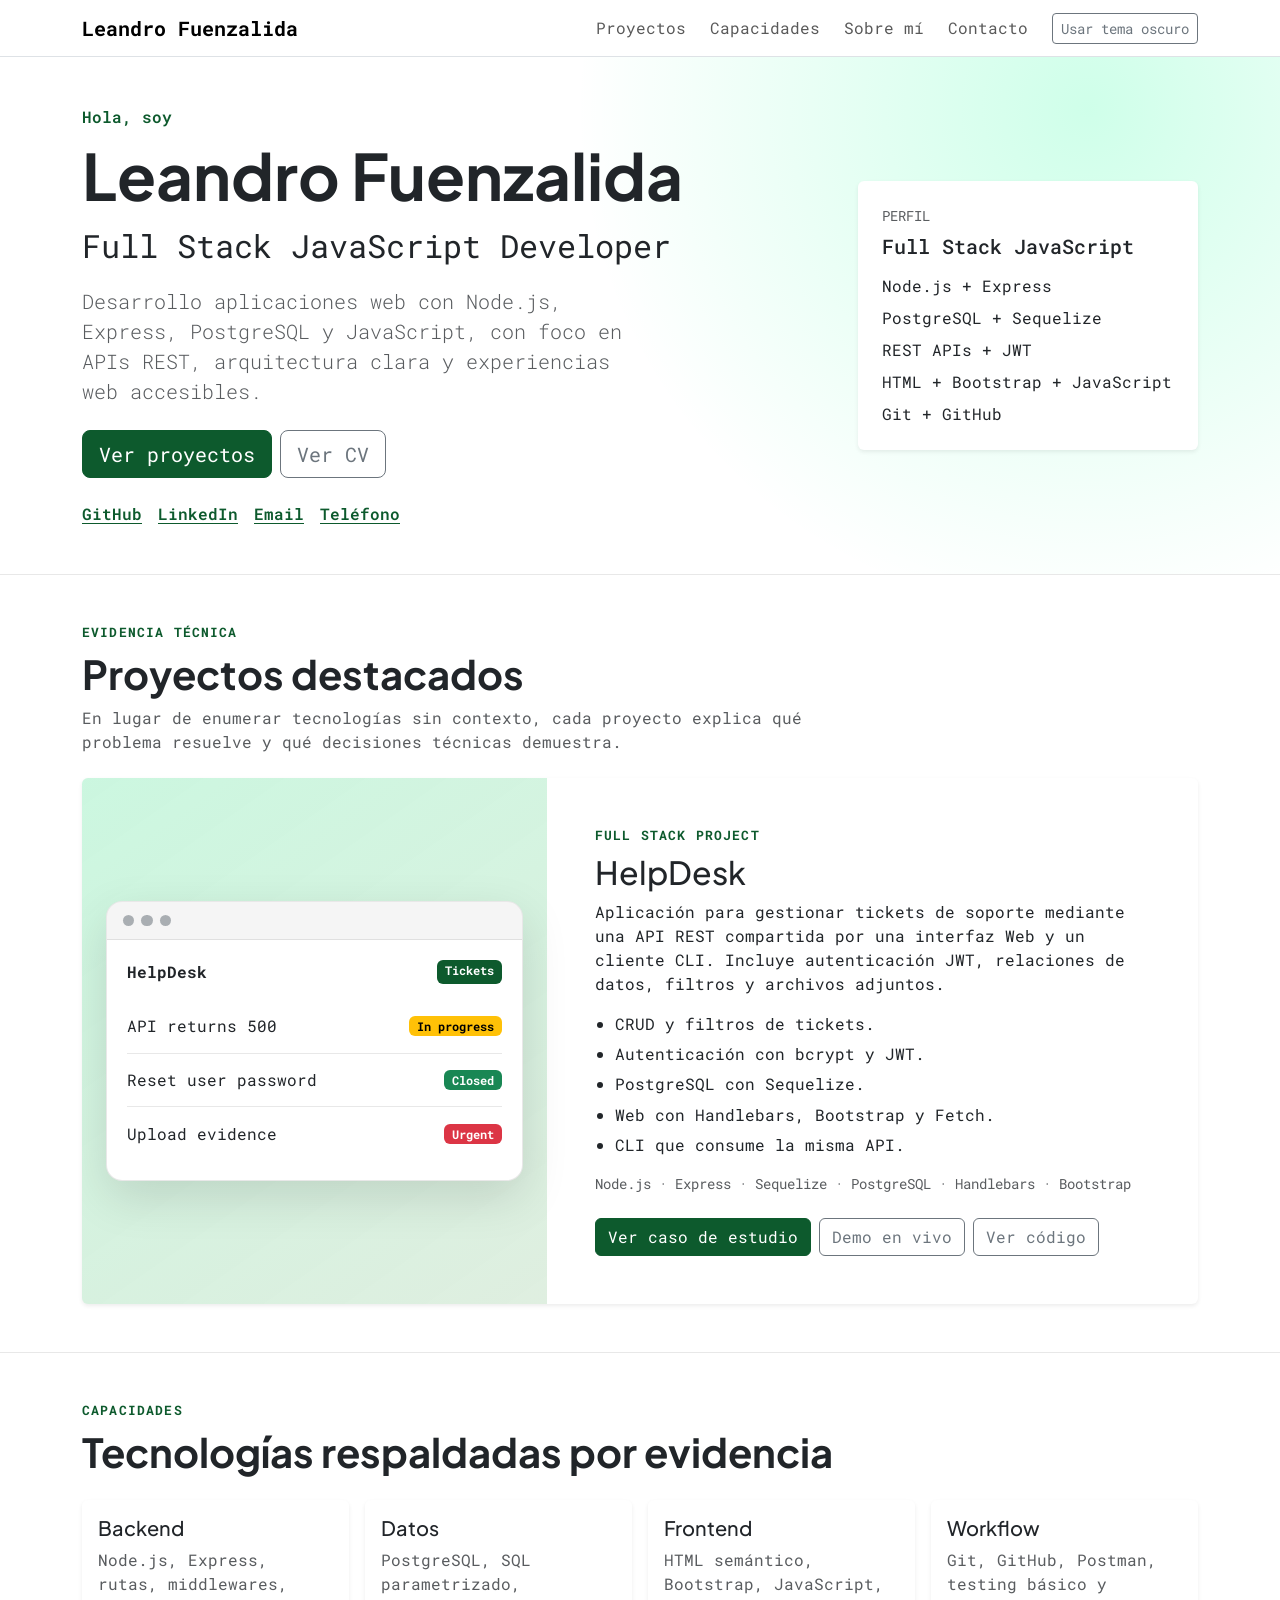
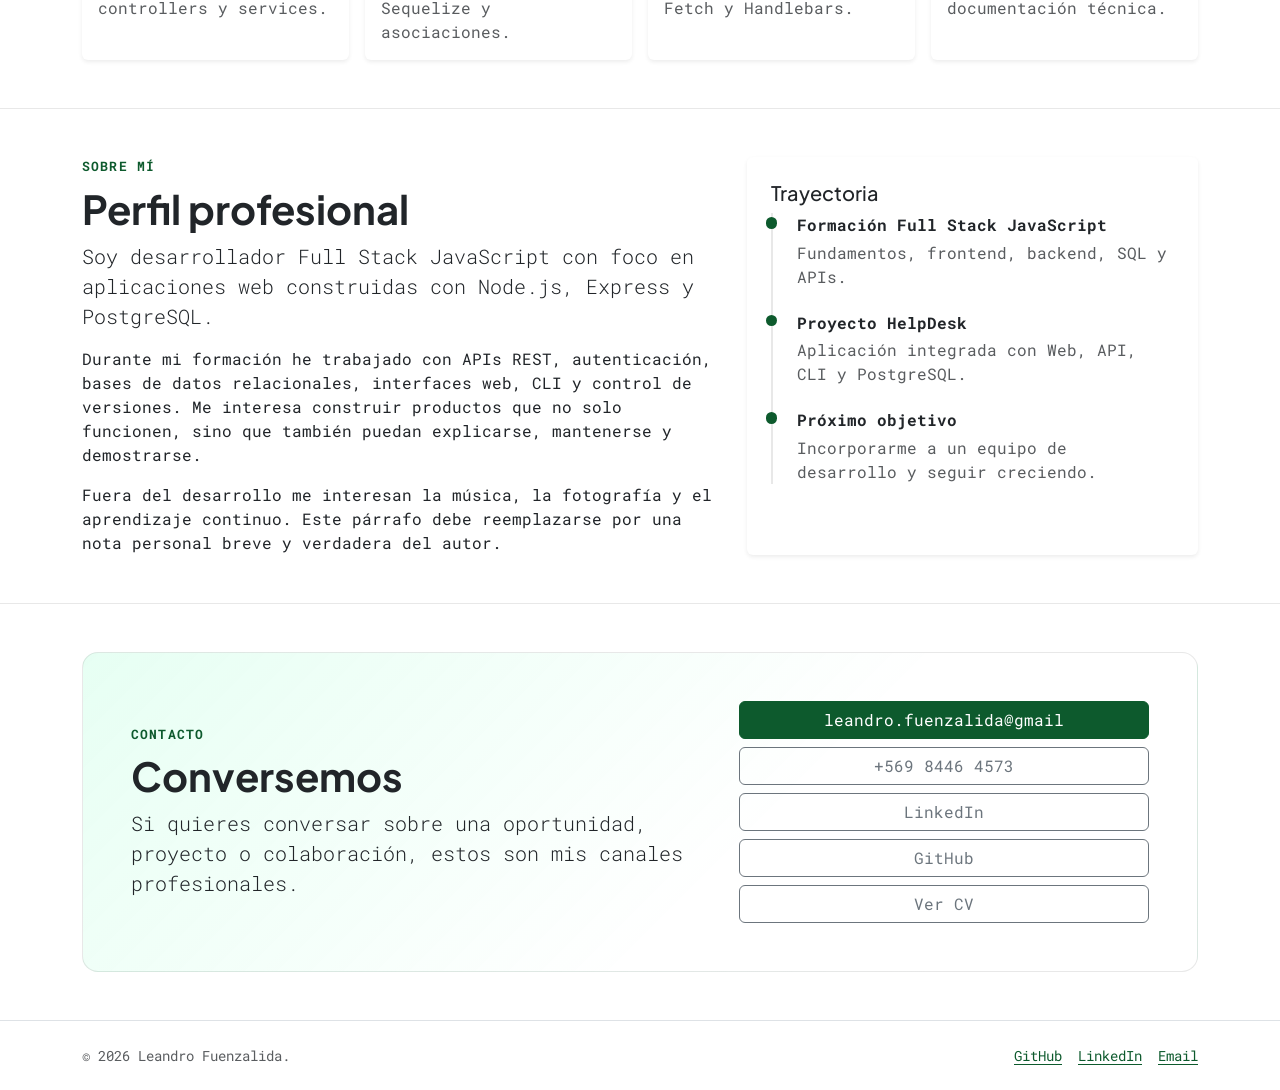
<file: index.html>
<!DOCTYPE html>
<!--
  index.html
  ==========
  Página principal del portafolio.

  Responsabilidades:
  - presentar identidad profesional;
  - destacar proyectos;
  - mostrar capacidades y trayectoria;
  - mantener los enlaces de contacto a mano;
  - entregar metadata SEO/social;
  - enlazar al CV y al caso de estudio de HelpDesk.

  Este archivo es ESTÁTICO: GitHub Pages puede publicarlo sin Node ni Express.
-->
<html lang="es" data-bs-theme="light">

<head>
  <!-- =========================================================
       1. METADATOS BASE DEL DOCUMENTO
       ========================================================= -->

  <!-- UTF-8 permite representar correctamente tildes, ñ y otros caracteres. -->
  <meta charset="UTF-8">
  <!--
    Viewport responsive:
    hace que el ancho de la página siga el ancho real del dispositivo.
  -->
  <meta name="viewport" content="width=device-width, initial-scale=1">

  <!--
    <title>:
    aparece en la pestaña del navegador y es una señal importante para SEO.
    Debe identificar a la persona y su rol sin ser genérico.
  -->
  <title>Leandro Fuenzalida | Diseñador UX & Full Stack JavaScript Developer</title>
  <!--
    Meta description:
    resume la página para buscadores y puede utilizarse como snippet.
  -->
  <meta name="description"
    content="Portafolio de Leandro Fuenzalida, Diseñador UX & desarrollador Full Stack JavaScript. Proyectos con Node.js, Express, PostgreSQL y APIs REST.">
  <!--
    index,follow:
    permitimos que la Home sea indexada y que los crawlers sigan sus enlaces.
    No es necesario declararlo siempre, pero aquí lo dejamos explícito.
  -->
  <meta name="robots" content="index,follow">

  <!--
    REEMPLAZAR TU_USUARIO y portfolio por los datos reales antes de publicar.
    Si el repositorio es TU_USUARIO.github.io, la canonical de la Home será
    simplemente https://TU_USUARIO.github.io/
  -->
  <link rel="canonical" href="https://leandrofuenzalida.github.io/portfolio/">

  <!-- =========================================================
       2. OPEN GRAPH Y PREVIEWS SOCIALES
       ========================================================= -->

  <!--
    Open Graph ayuda a definir cómo se presenta el enlace al compartirlo
    en plataformas compatibles.
  -->
  <meta property="og:title" content="Leandro Fuenzalida —  Diseñador UX & Full Stack JavaScript Developer">
  <meta property="og:description"
    content="Portafolio con proyectos Full Stack JavaScript en Node.js, Express y PostgreSQL.">
  <meta property="og:type" content="website">
  <meta property="og:url" content="https://leandrofuenzalida.github.io/portfolio/">

  <!--
    Cuando exista una imagen PNG/JPG pública para redes, se puede añadir:
    <meta
      property="og:image"
      content="https://TU_USUARIO.github.io/portfolio/assets/social-card.png"
    >
  -->

  <!--
    Twitter/X Card:
    conjunto de metadatos complementarios para previews sociales.
  -->
  <meta name="twitter:card" content="summary">
  <meta name="twitter:title" content="Leandro Fuenzalida — Diseñador UX & Full Stack JavaScript Developer">
  <meta name="twitter:description" content="Portafolio con proyectos Full Stack JavaScript.">

  <!-- =========================================================
       3. TEMA CLARO / OSCURO ANTES DEL PRIMER PINTADO
       ========================================================= -->

  <!--
    Aplicamos el tema antes de pintar la página para reducir el cambio visual
    entre modo claro y oscuro.
  -->
  <script>
    /*
      Este script es intencionalmente pequeño y está dentro del <head>.

      ¿Por qué aquí?
      Porque necesitamos decidir el tema antes de que el navegador pinte
      visualmente la página y así reducir un "flash" entre claro y oscuro.
    */
    (() => {
      // Primero buscamos una preferencia que el usuario ya haya guardado.
      const savedTheme = localStorage.getItem("portfolio-theme");
      // Si no existe una preferencia guardada, usamos la preferencia del SO.
      const preferredTheme = window.matchMedia("(prefers-color-scheme: dark)").matches
        ? "dark"
        : "light";

      // Bootstrap 5.3 entiende data-bs-theme="light" y data-bs-theme="dark".
      document.documentElement.setAttribute(
        "data-bs-theme",
        savedTheme ?? preferredTheme
      );
    })();
  </script>

  <!-- =========================================================
       4. DATOS ESTRUCTURADOS JSON-LD
       ========================================================= -->

  <!--
    JSON-LD describe explícitamente dos entidades:
    - Person: el autor del portafolio.
    - WebSite: el sitio que pertenece a esa persona.

    IMPORTANTE:
    JSON puro no admite comentarios dentro del objeto.
    Por eso las explicaciones están fuera del <script type="application/ld+json">.
  -->
  <script type="application/ld+json">
  {
    "@context": "https://schema.org",
    "@graph": [
      {
        "@type": "Person",
        "@id": "https://leandrofuenzalida.github.io/portfolio/#person",
        "name": "Leandro Fuenzalida",
        "url": "https://leandrofuenzalida.github.io/portfolio/",
        "jobTitle": "Diseñador UX & Full Stack JavaScript Developer",
        "email": "mailto:leandro.fuenzalida@gmail.com",
        "telephone": "+569 8446 4573",
        "sameAs": [
          "https://github.com/leandrofuenzalida",
          "https://www.linkedin.com/in/leandro-fuenzalida"
        ],
        "knowsAbout": [
          "JavaScript",
          "Node.js",
          "Express",
          "PostgreSQL",
          "REST APIs"
        ]
      },
      {
        "@type": "WebSite",
        "@id": "https://leandrofuenzalida.github.io/portfolio/#website",
        "name": "Leandro Fuenzalida — Portfolio",
        "url": "https://leandrofuenzalida.github.io/portfolio/",
        "inLanguage": "es",
        "author": {
          "@id": "https://leandrofuenzalida.github.io/portfolio/#person"
        }
      }
    ]
  }
  </script>

  <!-- =========================================================
       5. ESTILOS
       ========================================================= -->
  <!-- Google Fonts: Plus Jakarta Sans + Roboto Mono -->
  <link rel="preconnect" href="https://fonts.googleapis.com">
  <link rel="preconnect" href="https://fonts.gstatic.com" crossorigin>
  <link
    href="https://fonts.googleapis.com/css2?family=Plus+Jakarta+Sans:wght@400;500;600;700;800&family=Roboto+Mono:wght@400;500;700&display=swap"
    rel="stylesheet">

  <!-- Bootstrap resuelve grilla, navbar, botones, spacing y responsive. -->
  <link href="https://cdn.jsdelivr.net/npm/bootstrap@5.3.8/dist/css/bootstrap.min.css" rel="stylesheet"
    integrity="sha384-sRIl4kxILFvY47J16cr9ZwB07vP4J8+LH7qKQnuqkuIAvNWLzeN8tE5YBujZqJLB" crossorigin="anonymous">
  <!--
    Nuestro CSS se carga DESPUÉS de Bootstrap para poder complementar
    o ajustar el framework sin reescribirlo completo.
  -->
  <link rel="stylesheet" href="./css/styles.css">
</head>

<body>
  <!-- =========================================================
       6. ACCESIBILIDAD: SALTAR AL CONTENIDO
       ========================================================= -->

  <!--
    Este enlace aparece cuando recibe foco con teclado.
    Permite saltar la navegación repetitiva e ir directo al <main>.
  -->
  <a class="skip-link" href="#main-content">
    Saltar al contenido principal
  </a>

  <!-- =========================================================
       7. HEADER / NAVBAR
       ========================================================= -->

  <!--
    sticky-top mantiene la navegación disponible durante el scroll.
    bg-body respeta automáticamente el tema claro/oscuro de Bootstrap.
  -->
  <header class="sticky-top border-bottom bg-body">
    <nav class="navbar navbar-expand-lg" aria-label="Navegación principal">
      <div class="container">
        <a class="navbar-brand fw-bold" href="./index.html">
          Leandro Fuenzalida
        </a>

        <!--
          Botón hamburguesa de Bootstrap.
          Solo aparece cuando el espacio horizontal no alcanza.
        -->
        <button class="navbar-toggler" type="button" data-bs-toggle="collapse" data-bs-target="#mainNavbar"
          aria-controls="mainNavbar" aria-expanded="false" aria-label="Abrir navegación">
          <span class="navbar-toggler-icon"></span>
        </button>

        <div class="collapse navbar-collapse" id="mainNavbar">
          <ul class="navbar-nav ms-auto align-items-lg-center gap-lg-2">
            <li class="nav-item">
              <a class="nav-link" href="#projects">Proyectos</a>
            </li>
            <li class="nav-item">
              <a class="nav-link" href="#skills">Capacidades</a>
            </li>
            <li class="nav-item">
              <a class="nav-link" href="#about">Sobre mí</a>
            </li>
            <li class="nav-item">
              <a class="nav-link" href="#contact">Contacto</a>
            </li>
            <li class="nav-item ms-lg-2">
              <!--
                main.js busca #themeToggle y registra aquí el cambio de tema.
              -->
              <button id="themeToggle" class="btn btn-outline-secondary btn-sm" type="button" aria-pressed="false">
                Cambiar tema
              </button>
            </li>
          </ul>
        </div>
      </div>
    </nav>
  </header>

  <!-- =========================================================
       8. CONTENIDO PRINCIPAL
       ========================================================= -->
  <main id="main-content">

    <!-- =======================================================
         HERO
         Primera impresión: identidad, rol, propuesta y acciones.
         ======================================================= -->
    <section class="hero-section py-5 py-lg-6" aria-labelledby="hero-title">
      <div class="container">
        <div class="row align-items-center g-5">
          <div class="col-lg-8">
            <p class="text-primary fw-semibold mb-2">
              Hola, soy
            </p>

            <h1 id="hero-title" class="display-3 fw-bold text-balance">
              Leandro Fuenzalida
            </h1>

            <p class="fs-2 mb-3">
              Full Stack JavaScript Developer
            </p>

            <p class="lead text-body-secondary col-xl-9">
              Desarrollo aplicaciones web con Node.js, Express, PostgreSQL
              y JavaScript, con foco en APIs REST, arquitectura clara y
              experiencias web accesibles.
            </p>

            <div class="d-flex flex-wrap gap-2 mt-4">
              <a href="#projects" class="btn btn-primary btn-lg">
                Ver proyectos
              </a>
              <a href="./cv.html" class="btn btn-outline-secondary btn-lg">
                Ver CV
              </a>
            </div>

            <nav class="d-flex flex-wrap gap-3 mt-4 professional-links" aria-label="Enlaces profesionales">
              <a href="https://github.com/leandrofuenzalida">GitHub</a>
              <a href="https://www.linkedin.com/in/leandro-fuenzalida">LinkedIn</a>
              <a href="mailto:leandro.fuenzalida@gmail.com">Email</a>
              <a href="tel:+569 8446 4573">Teléfono</a>
            </nav>
          </div>

          <div class="col-lg-4">
            <aside class="card border-0 shadow-sm">
              <div class="card-body p-4">
                <p class="small text-uppercase text-body-secondary mb-2">
                  Perfil
                </p>
                <p class="h5 mb-3">
                  Full Stack JavaScript
                </p>
                <ul class="list-unstyled mb-0 d-grid gap-2">
                  <li>Node.js + Express</li>
                  <li>PostgreSQL + Sequelize</li>
                  <li>REST APIs + JWT</li>
                  <li>HTML + Bootstrap + JavaScript</li>
                  <li>Git + GitHub</li>
                </ul>
              </div>
            </aside>
          </div>
        </div>
      </div>
    </section>

    <!-- =======================================================
         PROYECTOS DESTACADOS
         Evidencia concreta del trabajo realizado.
         ======================================================= -->
    <section id="projects" class="section-block py-5" aria-labelledby="projects-title">
      <div class="container">
        <div class="section-heading mb-4">
          <p class="eyebrow">Evidencia técnica</p>
          <h2 id="projects-title" class="display-6 fw-bold">
            Proyectos destacados
          </h2>
          <p class="text-body-secondary col-lg-8 mb-0">
            En lugar de enumerar tecnologías sin contexto, cada proyecto
            explica qué problema resuelve y qué decisiones técnicas demuestra.
          </p>
        </div>

        <article class="card project-card border-0 shadow-sm overflow-hidden">
          <div class="row g-0">
            <div class="col-lg-5">
              <div class="project-visual h-100 p-4 d-flex align-items-center" role="img"
                aria-label="Vista representativa del gestor de tickets HelpDesk">
                <div class="mock-window w-100">
                  <div class="mock-window-bar">
                    <span></span><span></span><span></span>
                  </div>
                  <div class="mock-window-body">
                    <div class="d-flex justify-content-between gap-2 mb-3">
                      <strong>HelpDesk</strong>
                      <span class="badge text-bg-primary">Tickets</span>
                    </div>
                    <div class="mock-ticket">
                      <span>API returns 500</span>
                      <span class="badge text-bg-warning">In progress</span>
                    </div>
                    <div class="mock-ticket">
                      <span>Reset user password</span>
                      <span class="badge text-bg-success">Closed</span>
                    </div>
                    <div class="mock-ticket">
                      <span>Upload evidence</span>
                      <span class="badge text-bg-danger">Urgent</span>
                    </div>
                  </div>
                </div>
              </div>
            </div>

            <div class="col-lg-7">
              <div class="card-body p-4 p-lg-5">
                <p class="eyebrow">Full Stack Project</p>
                <h3 class="card-title h2">HelpDesk</h3>
                <p class="card-text">
                  Aplicación para gestionar tickets de soporte mediante una
                  API REST compartida por una interfaz Web y un cliente CLI.
                  Incluye autenticación JWT, relaciones de datos, filtros y
                  archivos adjuntos.
                </p>

                <ul class="project-points">
                  <li>CRUD y filtros de tickets.</li>
                  <li>Autenticación con bcrypt y JWT.</li>
                  <li>PostgreSQL con Sequelize.</li>
                  <li>Web con Handlebars, Bootstrap y Fetch.</li>
                  <li>CLI que consume la misma API.</li>
                </ul>

                <p class="small text-body-secondary">
                  Node.js · Express · Sequelize · PostgreSQL · Handlebars · Bootstrap
                </p>

                <div class="d-flex flex-wrap gap-2 mt-4">
                  <a href="./projects/helpdesk.html" class="btn btn-primary">
                    Ver caso de estudio
                  </a>

                  <!--
                    LINK DEL DEPLOY DE HELPDESK
                    ===========================
                    Después de desplegar HelpDesk en Railway:

                    1. abre el servicio `helpdesk`;
                    2. copia el dominio público generado por Railway;
                    3. reemplaza TU_DOMINIO por el dominio REAL.

                    Ejemplo:
                    https://helpdesk-production-xxxx.up.railway.app/

                    IMPORTANTE:
                    - enlaza la HOME de la aplicación, no /api/v1/health;
                    - prueba la URL antes de publicar el portafolio;
                    - si todavía no existe un deploy funcional, quita
                      temporalmente este botón en vez de publicar un link roto.
                  -->
                  <a href="https://helpdesk-production-c494.up.railway.app/" class="btn btn-outline-secondary"
                    target="_blank" rel="noopener noreferrer">
                    Demo en vivo
                  </a>

                  <a href="https://github.com/leandrofuenzalida/helpdesk" class="btn btn-outline-secondary"
                    target="_blank" rel="noopener noreferrer">
                    Ver código
                  </a>
                </div>
              </div>
            </div>
          </div>
        </article>
      </div>
    </section>

    <!-- =======================================================
         CAPACIDADES
         Agrupamos conocimientos que deberían estar respaldados
         por proyectos, experiencia o formación.
         ======================================================= -->
    <section id="skills" class="section-block py-5" aria-labelledby="skills-title">
      <div class="container">
        <p class="eyebrow">Capacidades</p>
        <h2 id="skills-title" class="display-6 fw-bold mb-4">
          Tecnologías respaldadas por evidencia
        </h2>

        <div class="row g-3">
          <div class="col-md-6 col-xl-3">
            <article class="card h-100 border-0 shadow-sm">
              <div class="card-body">
                <h3 class="h5">Backend</h3>
                <p class="text-body-secondary mb-0">
                  Node.js, Express, rutas, middlewares, controllers y services.
                </p>
              </div>
            </article>
          </div>

          <div class="col-md-6 col-xl-3">
            <article class="card h-100 border-0 shadow-sm">
              <div class="card-body">
                <h3 class="h5">Datos</h3>
                <p class="text-body-secondary mb-0">
                  PostgreSQL, SQL parametrizado, Sequelize y asociaciones.
                </p>
              </div>
            </article>
          </div>

          <div class="col-md-6 col-xl-3">
            <article class="card h-100 border-0 shadow-sm">
              <div class="card-body">
                <h3 class="h5">Frontend</h3>
                <p class="text-body-secondary mb-0">
                  HTML semántico, Bootstrap, JavaScript, Fetch y Handlebars.
                </p>
              </div>
            </article>
          </div>

          <div class="col-md-6 col-xl-3">
            <article class="card h-100 border-0 shadow-sm">
              <div class="card-body">
                <h3 class="h5">Workflow</h3>
                <p class="text-body-secondary mb-0">
                  Git, GitHub, Postman, testing básico y documentación técnica.
                </p>
              </div>
            </article>
          </div>
        </div>
      </div>
    </section>

    <!-- =======================================================
         ABOUT / TRAYECTORIA
         Primero identidad laboral; luego contexto personal breve.
         ======================================================= -->
    <section id="about" class="section-block py-5" aria-labelledby="about-title">
      <div class="container">
        <div class="row g-4">
          <div class="col-lg-7">
            <p class="eyebrow">Sobre mí</p>
            <h2 id="about-title" class="display-6 fw-bold">
              Perfil profesional
            </h2>
            <p class="lead">
              Soy desarrollador Full Stack JavaScript con foco en aplicaciones
              web construidas con Node.js, Express y PostgreSQL.
            </p>
            <p>
              Durante mi formación he trabajado con APIs REST, autenticación,
              bases de datos relacionales, interfaces web, CLI y control de
              versiones. Me interesa construir productos que no solo funcionen,
              sino que también puedan explicarse, mantenerse y demostrarse.
            </p>
            <p class="mb-0">
              Fuera del desarrollo me interesan la música, la fotografía y el
              aprendizaje continuo. Este párrafo debe reemplazarse por una nota
              personal breve y verdadera del autor.
            </p>
          </div>

          <div class="col-lg-5">
            <aside class="card h-100 border-0 shadow-sm">
              <div class="card-body p-4">
                <h3 class="h5">Trayectoria</h3>
                <ol class="timeline list-unstyled mb-0">
                  <li>
                    <strong>Formación Full Stack JavaScript</strong>
                    <span>Fundamentos, frontend, backend, SQL y APIs.</span>
                  </li>
                  <li>
                    <strong>Proyecto HelpDesk</strong>
                    <span>Aplicación integrada con Web, API, CLI y PostgreSQL.</span>
                  </li>
                  <li>
                    <strong>Próximo objetivo</strong>
                    <span>Incorporarme a un equipo de desarrollo y seguir creciendo.</span>
                  </li>
                </ol>
              </div>
            </aside>
          </div>
        </div>
      </div>
    </section>

    <!-- =======================================================
         CONTACTO
         Repetimos canales importantes para reducir fricción.
         ======================================================= -->
    <section id="contact" class="section-block py-5" aria-labelledby="contact-title">
      <div class="container">
        <div class="contact-panel p-4 p-lg-5 rounded-4">
          <div class="row align-items-center g-4">
            <div class="col-lg-7">
              <p class="eyebrow">Contacto</p>
              <h2 id="contact-title" class="display-6 fw-bold">
                Conversemos
              </h2>
              <p class="lead mb-0">
                Si quieres conversar sobre una oportunidad, proyecto o
                colaboración, estos son mis canales profesionales.
              </p>
            </div>

            <div class="col-lg-5">
              <div class="d-grid gap-2">
                <a class="btn btn-primary" href="mailto:leandro.fuenzalida@gmail">
                  leandro.fuenzalida@gmail
                </a>
                <a class="btn btn-outline-secondary" href="tel:+56984464573">
                  +569 8446 4573
                </a>
                <a class="btn btn-outline-secondary" href="https://www.linkedin.com/in/leandro-fuenzalida">
                  LinkedIn
                </a>
                <a class="btn btn-outline-secondary" href="https://github.com/leandrofuenzalida">
                  GitHub
                </a>
                <a class="btn btn-outline-secondary" href="./cv.html">
                  Ver CV
                </a>
              </div>
            </div>
          </div>
        </div>
      </div>
    </section>
  </main>

  <!-- =========================================================
       9. FOOTER
       ========================================================= -->

  <!--
    El footer vuelve a exponer identidad y enlaces importantes.
    El año se completa desde main.js mediante data-current-year.
  -->
  <footer class="border-top py-4">
    <div class="container d-flex flex-column flex-md-row gap-2 justify-content-between">
      <p class="mb-0 small text-body-secondary">
        © <span data-current-year></span> Leandro Fuenzalida.
      </p>
      <nav class="d-flex flex-wrap gap-3 small" aria-label="Enlaces del pie">
        <a href="https://github.com/leandrofuenzalida">GitHub</a>
        <a href="https://www.linkedin.com/in/leandro-fuenzalida">LinkedIn</a>
        <a href="mailto:leandro.fuenzalida@gmail">Email</a>
      </nav>
    </div>
  </footer>

  <!-- =========================================================
       10. JAVASCRIPT
       ========================================================= -->

  <!--
    bootstrap.bundle incluye el JavaScript necesario para componentes
    como la navbar colapsable.
  -->
  <script src="https://cdn.jsdelivr.net/npm/bootstrap@5.3.8/dist/js/bootstrap.bundle.min.js"
    integrity="sha384-FKyoEForCGlyvwx9Hj09JcYn3nv7wiPVlz7YYwJrWVcXK/BmnVDxM+D2scQbITxI"
    crossorigin="anonymous"></script>
  <!--
    main.js contiene comportamiento propio.
    defer evita bloquear el parseo del HTML.
  -->
  <script src="./js/main.js" defer></script>
</body>

</html>
</file>
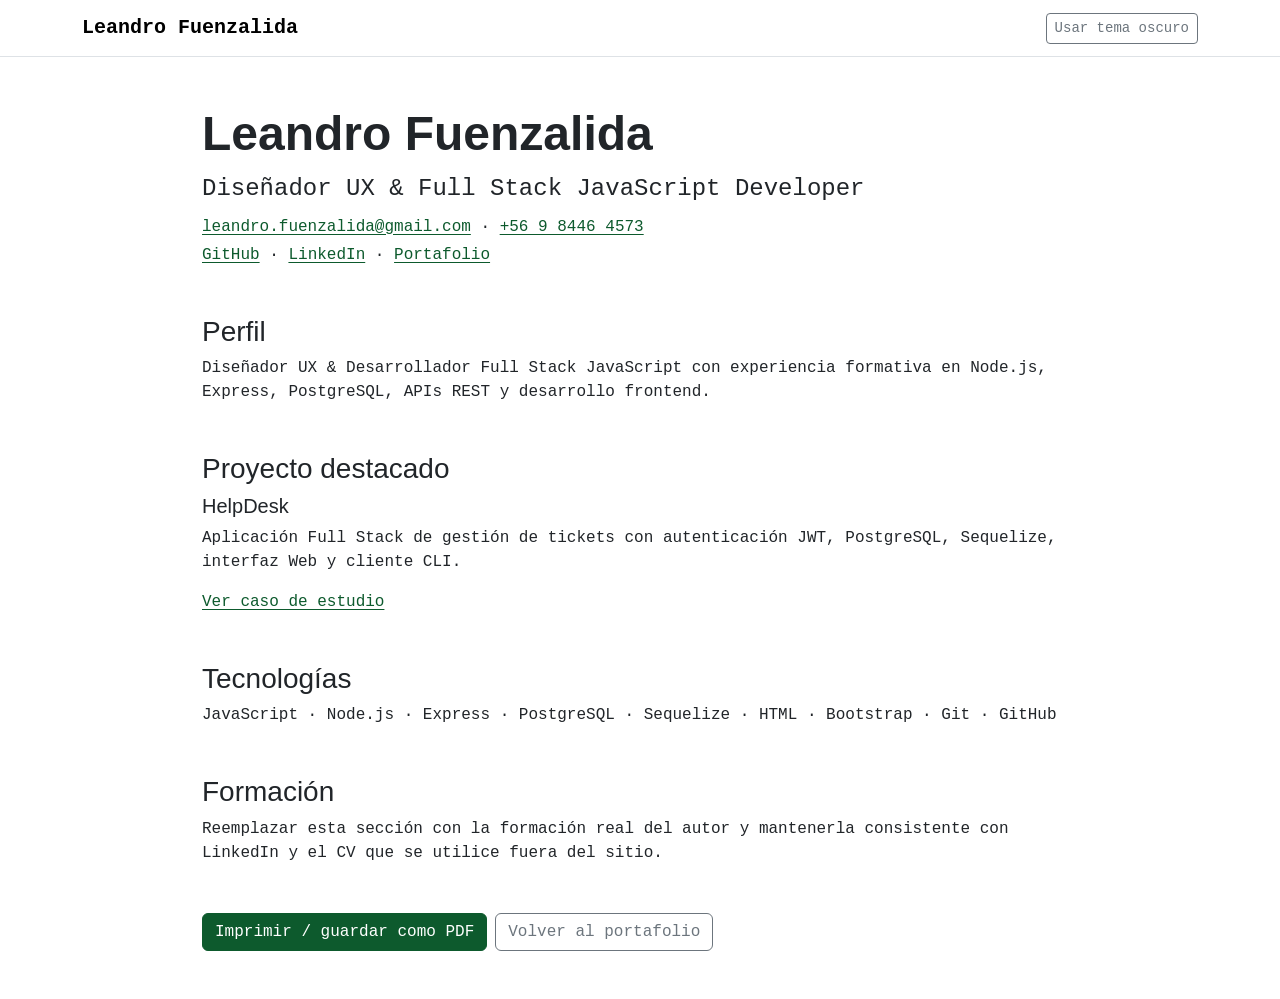
<file: cv.html>
<!DOCTYPE html>
<!--
  cv.html
  =======
  CV navegable dentro del propio portafolio.

  Objetivos:
  - ofrecer un CV funcional desde el primer momento;
  - mantener contacto, proyectos y tecnologías sincronizados;
  - permitir impresión o guardado como PDF desde el navegador.
-->
<html lang="es" data-bs-theme="light">

<head>
  <!-- Metadata básica del CV. -->
  <meta charset="UTF-8">
  <meta name="viewport" content="width=device-width, initial-scale=1">
  <title>CV | Leandro Fuenzalida</title>
  <meta name="description" content="Currículum profesional de Nombre Apellido, Full Stack JavaScript Developer.">
  <!--
    noindex:
    el CV es público pero no queremos que compita con la Home como
    resultado principal de marca personal.
    noindex NO es una medida de privacidad.
  -->
  <meta name="robots" content="noindex,follow">

  <!-- Mantiene la misma preferencia de tema que el resto del sitio. -->
  <script>
    (() => {
      const savedTheme = localStorage.getItem("portfolio-theme");
      const preferredTheme = window.matchMedia("(prefers-color-scheme: dark)").matches
        ? "dark"
        : "light";
      document.documentElement.setAttribute("data-bs-theme", savedTheme ?? preferredTheme);
    })();
  </script>

  <link href="https://cdn.jsdelivr.net/npm/bootstrap@5.3.8/dist/css/bootstrap.min.css" rel="stylesheet"
    integrity="sha384-sRIl4kxILFvY47J16cr9ZwB07vP4J8+LH7qKQnuqkuIAvNWLzeN8tE5YBujZqJLB" crossorigin="anonymous">
  <link rel="stylesheet" href="./css/styles.css">
</head>

<body>
  <!-- Accesibilidad: permite saltar directamente al contenido del CV. -->
  <a class="skip-link" href="#main-content">Saltar al contenido principal</a>

  <!-- Navegación mínima: identidad + cambio de tema. -->
  <header class="border-bottom bg-body">
    <nav class="navbar" aria-label="Navegación del CV">
      <div class="container">
        <a class="navbar-brand fw-bold" href="./index.html">Leandro Fuenzalida</a>
        <button id="themeToggle" class="btn btn-outline-secondary btn-sm" type="button" aria-pressed="false">
          Cambiar tema
        </button>
      </div>
    </nav>
  </header>

  <!-- =========================================================
       CONTENIDO DEL CV
       ========================================================= -->
  <main id="main-content" class="container py-5 cv-page">
    <!-- Encabezado: nombre, rol y vías de contacto. -->
    <header class="mb-5">
      <h1 class="display-5 fw-bold">Leandro Fuenzalida</h1>
      <p class="fs-4 mb-2">Diseñador UX & Full Stack JavaScript Developer</p>
      <p class="mb-1">
        <a href="mailto:nombre@example.com">leandro.fuenzalida@gmail.com</a>
        · <a href="tel:+56912345678">+56 9 8446 4573</a>
      </p>
      <p class="mb-0">
        <a href="https://github.com/leandrofuenzalida">GitHub</a>
        · <a href="https://www.linkedin.com/in/leandro-fuenzalida">LinkedIn</a>
        · <a href="./index.html">Portafolio</a>
      </p>
    </header>

    <!-- Perfil profesional breve. -->
    <section class="mb-5" aria-labelledby="profile-title">
      <h2 id="profile-title" class="h3">Perfil</h2>
      <p>
        Diseñador UX & Desarrollador Full Stack JavaScript con experiencia formativa en
        Node.js, Express, PostgreSQL, APIs REST y desarrollo frontend.
      </p>
    </section>

    <!-- Proyecto destacado: enlaza al caso de estudio del portafolio. -->
    <section class="mb-5" aria-labelledby="project-cv-title">
      <h2 id="project-cv-title" class="h3">Proyecto destacado</h2>
      <h3 class="h5">HelpDesk</h3>
      <p>
        Aplicación Full Stack de gestión de tickets con autenticación JWT,
        PostgreSQL, Sequelize, interfaz Web y cliente CLI.
      </p>
      <a href="./projects/helpdesk.html">Ver caso de estudio</a>
    </section>

    <!-- Tecnologías: mantener esta lista alineada con proyectos reales. -->
    <section class="mb-5" aria-labelledby="skills-cv-title">
      <h2 id="skills-cv-title" class="h3">Tecnologías</h2>
      <p>
        JavaScript · Node.js · Express · PostgreSQL · Sequelize · HTML ·
        Bootstrap · Git · GitHub
      </p>
    </section>

    <!-- Formación: reemplazar por información real y consistente con LinkedIn. -->
    <section aria-labelledby="education-title">
      <h2 id="education-title" class="h3">Formación</h2>
      <p>
        Reemplazar esta sección con la formación real del autor y mantenerla
        consistente con LinkedIn y el CV que se utilice fuera del sitio.
      </p>
    </section>

    <!--
      no-print:
      styles.css oculta estos controles cuando imprimimos/guardamos como PDF.
    -->
    <div class="d-flex flex-wrap gap-2 mt-5 no-print">
      <!-- window.print() abre el diálogo nativo de impresión del navegador. -->
      <button class="btn btn-primary" type="button" onclick="window.print()">
        Imprimir / guardar como PDF
      </button>
      <a class="btn btn-outline-secondary" href="./index.html">
        Volver al portafolio
      </a>
    </div>
  </main>

  <!-- Reutilizamos el mismo JavaScript de tema/año/navbar del sitio. -->
  <script src="./js/main.js" defer></script>
</body>

</html>
</file>
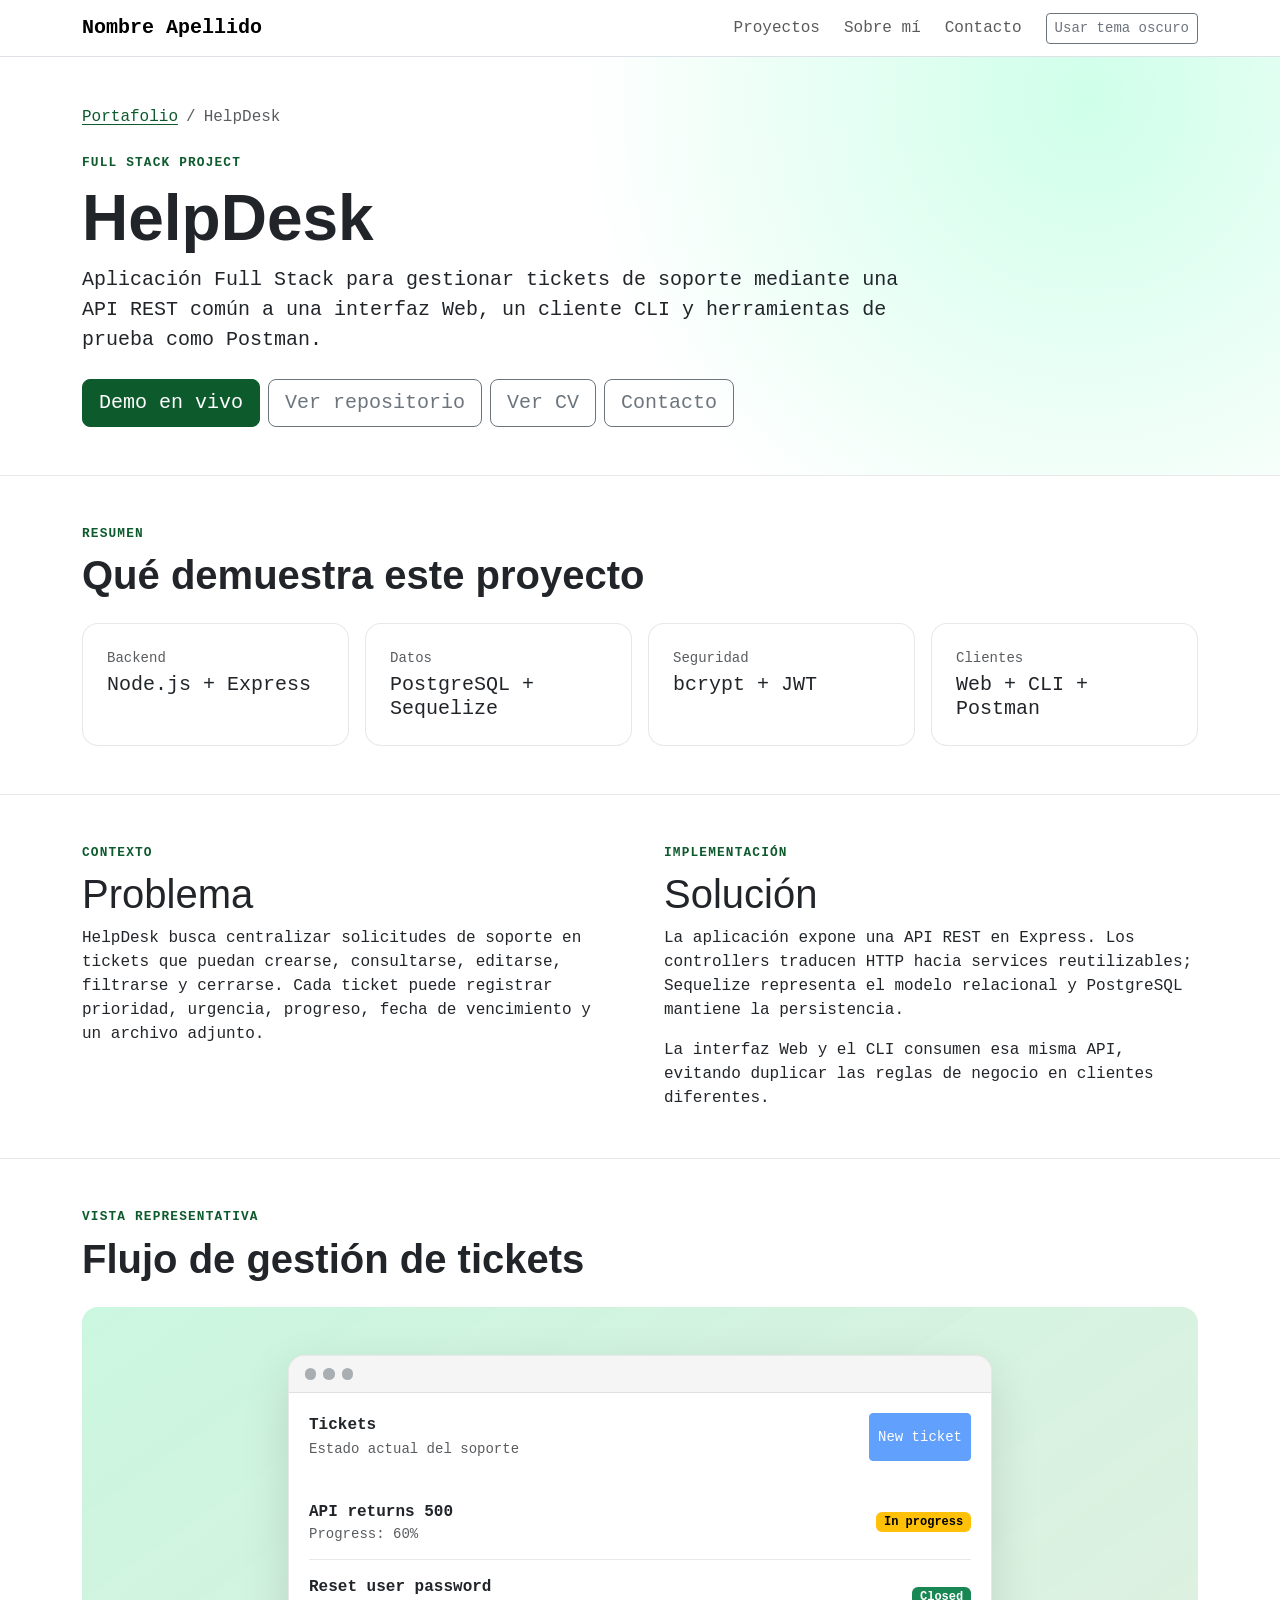
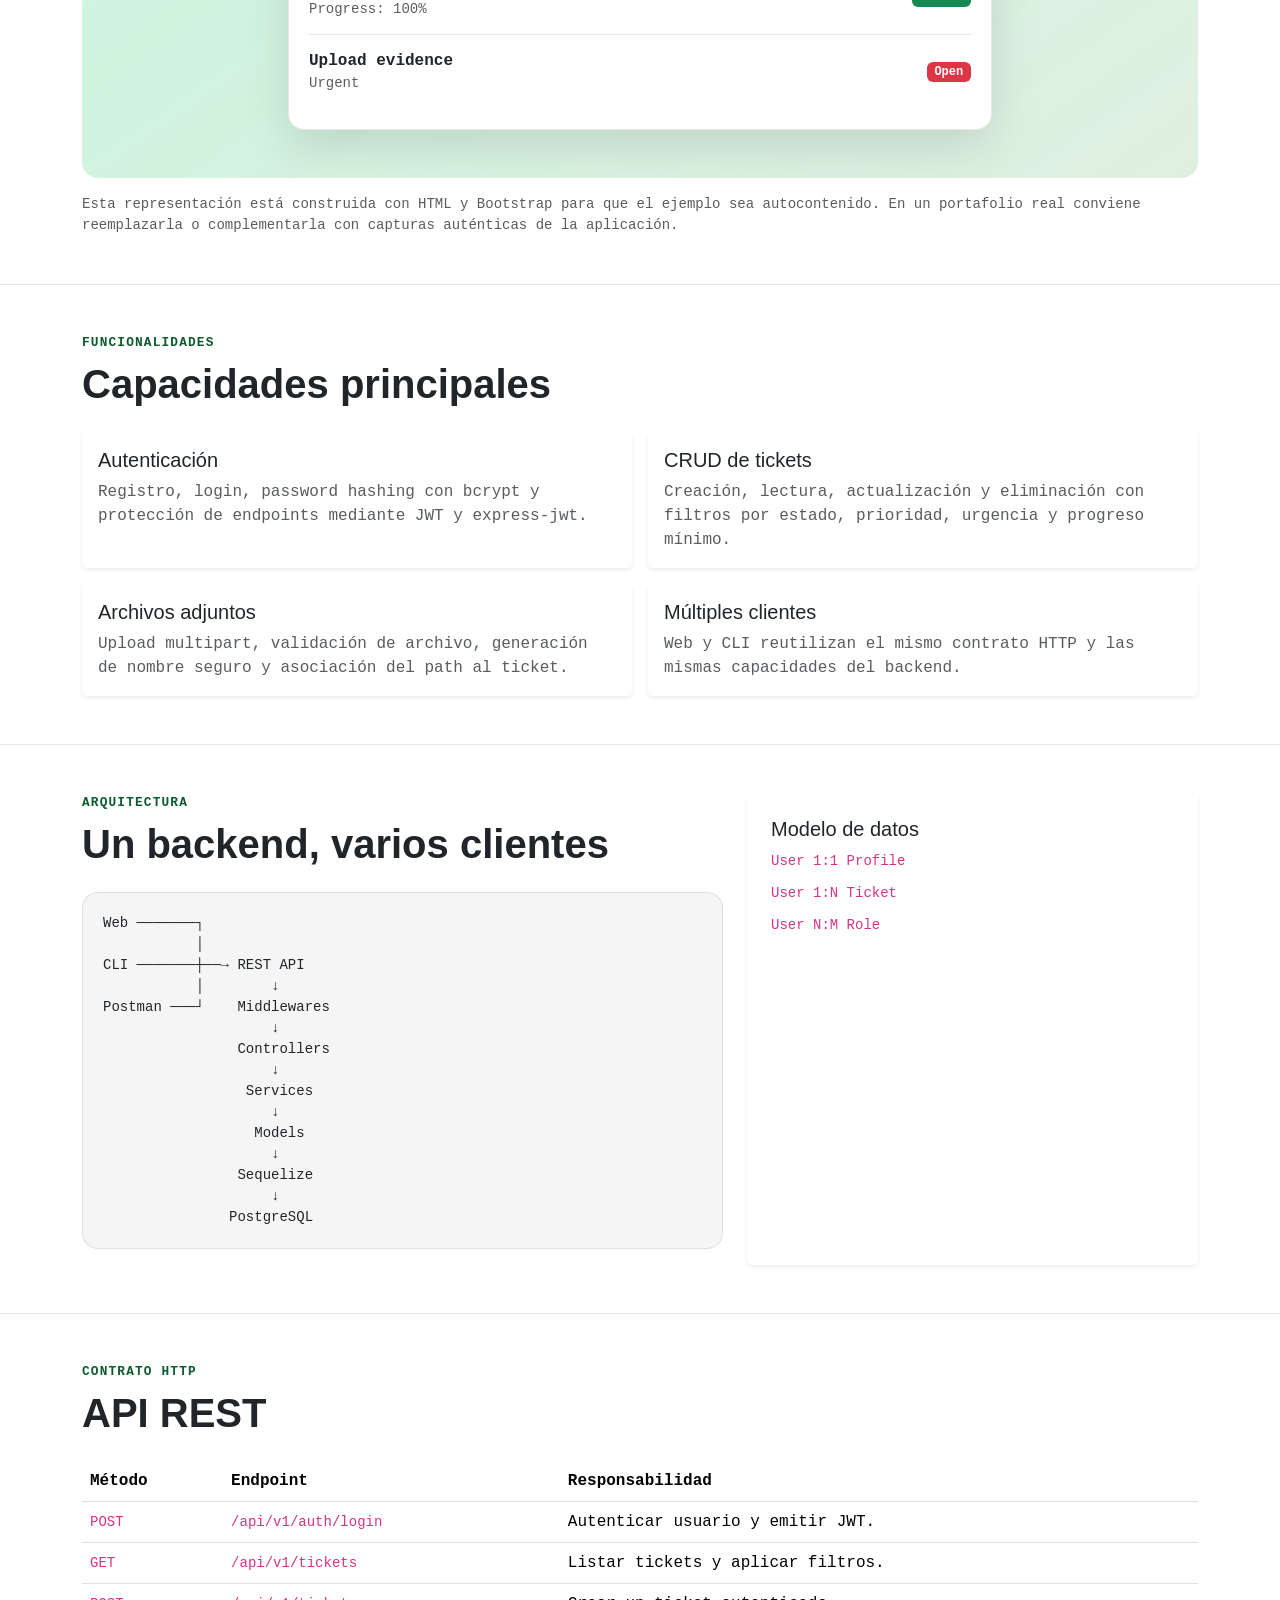
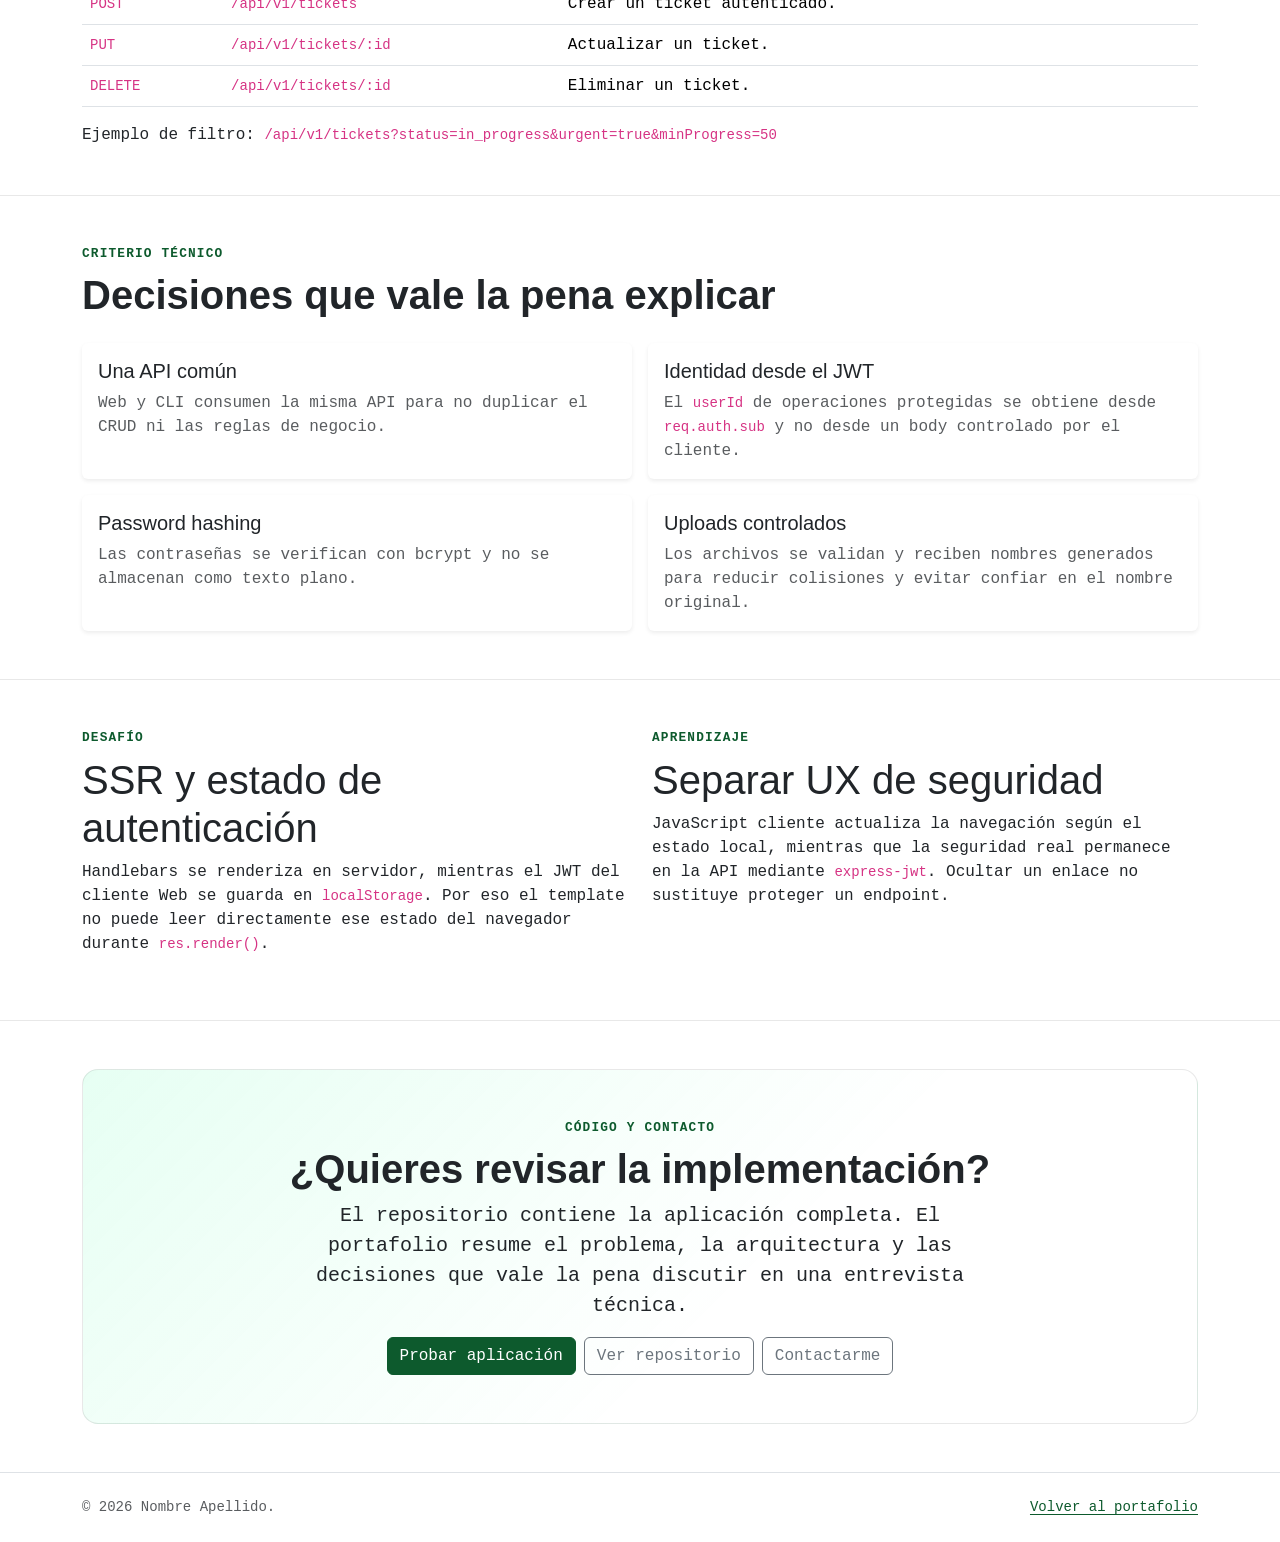
<file: projects/helpdesk.html>
<!DOCTYPE html>
<!--
  projects/helpdesk.html
  ======================
  Caso de estudio del proyecto Full Stack HelpDesk.

  Esta página NO ejecuta HelpDesk.
  Su responsabilidad es PRESENTAR el proyecto:
  problema, solución, arquitectura, stack, decisiones y aprendizajes.

  Como este archivo vive dentro de projects/, las rutas hacia recursos
  de la raíz utilizan ../
-->
<html lang="es" data-bs-theme="light">
<head>
  <!-- =========================================================
       1. SEO ESPECÍFICO DEL PROYECTO
       Cada proyecto debería tener title/description propios.
       ========================================================= -->
  <meta charset="UTF-8">
  <meta name="viewport" content="width=device-width, initial-scale=1">

  <title>HelpDesk — Express & PostgreSQL | Nombre Apellido</title>
  <meta
    name="description"
    content="Caso de estudio de HelpDesk, aplicación Full Stack de gestión de tickets construida con Express, Sequelize, PostgreSQL y JWT."
  >
  <!-- Queremos que este caso de estudio pueda indexarse. -->
  <meta name="robots" content="index,follow">
  <link
    rel="canonical"
    href="https://TU_USUARIO.github.io/portfolio/projects/helpdesk.html"
  >

  <!-- Open Graph específico para compartir ESTE proyecto. -->
  <meta
    property="og:title"
    content="HelpDesk — Full Stack Ticket Management"
  >
  <meta
    property="og:description"
    content="Caso de estudio con API REST, JWT, PostgreSQL, Web y CLI."
  >
  <meta property="og:type" content="article">
  <meta
    property="og:url"
    content="https://TU_USUARIO.github.io/portfolio/projects/helpdesk.html"
  >

  <meta name="twitter:card" content="summary">
  <meta
    name="twitter:title"
    content="HelpDesk — Express & PostgreSQL | Nombre Apellido"
  >
  <meta
    name="twitter:description"
    content="Caso de estudio Full Stack JavaScript con Express, Sequelize, PostgreSQL y JWT."
  >

  <!--
    Inicialización temprana del tema.
    Usa la misma key de localStorage que la Home para mantener consistencia.
  -->
  <script>
    (() => {
      const savedTheme = localStorage.getItem("portfolio-theme");
      const preferredTheme = window.matchMedia("(prefers-color-scheme: dark)").matches
        ? "dark"
        : "light";

      document.documentElement.setAttribute(
        "data-bs-theme",
        savedTheme ?? preferredTheme
      );
    })();
  </script>

  <!--
    JSON-LD:
    - WebApplication describe HelpDesk.
    - BreadcrumbList describe la jerarquía Portafolio > HelpDesk.

    LINK DEL DEPLOY:
    ----------------
    Después de obtener el dominio público de Railway, reemplazar:

    https://TU_DOMINIO.up.railway.app/

    por la URL REAL de HelpDesk.

    En WebApplication, `url` representa la aplicación funcionando.
    La canonical de esta página sigue apuntando al caso de estudio del
    portafolio porque son recursos distintos.
  -->
  <script type="application/ld+json">
  {
    "@context": "https://schema.org",
    "@graph": [
      {
        "@type": "WebApplication",
        "@id": "https://TU_USUARIO.github.io/portfolio/projects/helpdesk.html#app",
        "name": "HelpDesk",
        "url": "https://TU_DOMINIO.up.railway.app/",
        "description": "Aplicación Full Stack para gestión de tickets de soporte.",
        "applicationCategory": "BusinessApplication",
        "operatingSystem": "Web",
        "featureList": [
          "JWT authentication",
          "Ticket CRUD",
          "Ticket filters",
          "PostgreSQL persistence",
          "File attachments",
          "Web client",
          "CLI client"
        ],
        "author": {
          "@type": "Person",
          "@id": "https://TU_USUARIO.github.io/portfolio/#person",
          "name": "Nombre Apellido"
        }
      },
      {
        "@type": "BreadcrumbList",
        "itemListElement": [
          {
            "@type": "ListItem",
            "position": 1,
            "name": "Portafolio",
            "item": "https://TU_USUARIO.github.io/portfolio/"
          },
          {
            "@type": "ListItem",
            "position": 2,
            "name": "HelpDesk",
            "item": "https://TU_USUARIO.github.io/portfolio/projects/helpdesk.html"
          }
        ]
      }
    ]
  }
  </script>

  <!-- Bootstrap + CSS propio. -->
  <link
    href="https://cdn.jsdelivr.net/npm/bootstrap@5.3.8/dist/css/bootstrap.min.css"
    rel="stylesheet"
    integrity="sha384-sRIl4kxILFvY47J16cr9ZwB07vP4J8+LH7qKQnuqkuIAvNWLzeN8tE5YBujZqJLB"
    crossorigin="anonymous"
  >
  <!--
    ../ sube desde projects/ hasta la raíz y luego entra a css/.
  -->
  <link rel="stylesheet" href="../css/styles.css">
</head>

<body>
  <!-- Accesibilidad: salto directo al contenido del caso de estudio. -->
  <a class="skip-link" href="#main-content">
    Saltar al contenido principal
  </a>

  <!-- =========================================================
       2. NAVEGACIÓN DEL CASO DE ESTUDIO
       ========================================================= -->
  <header class="sticky-top border-bottom bg-body">
    <nav class="navbar navbar-expand-lg" aria-label="Navegación del proyecto">
      <div class="container">
        <a class="navbar-brand fw-bold" href="../index.html">
          Nombre Apellido
        </a>

        <button
          class="navbar-toggler"
          type="button"
          data-bs-toggle="collapse"
          data-bs-target="#projectNavbar"
          aria-controls="projectNavbar"
          aria-expanded="false"
          aria-label="Abrir navegación"
        >
          <span class="navbar-toggler-icon"></span>
        </button>

        <div class="collapse navbar-collapse" id="projectNavbar">
          <ul class="navbar-nav ms-auto align-items-lg-center gap-lg-2">
            <li class="nav-item">
              <a class="nav-link" href="../index.html#projects">Proyectos</a>
            </li>
            <li class="nav-item">
              <a class="nav-link" href="../index.html#about">Sobre mí</a>
            </li>
            <li class="nav-item">
              <a class="nav-link" href="../index.html#contact">Contacto</a>
            </li>
            <li class="nav-item ms-lg-2">
              <button
                id="themeToggle"
                class="btn btn-outline-secondary btn-sm"
                type="button"
                aria-pressed="false"
              >
                Cambiar tema
              </button>
            </li>
          </ul>
        </div>
      </div>
    </nav>
  </header>

  <!-- =========================================================
       3. CONTENIDO PRINCIPAL DEL PROYECTO
       ========================================================= -->
  <main id="main-content">

    <!-- Hero: nombre del producto, resumen y acciones principales. -->
    <header class="project-hero py-5 py-lg-6">
      <div class="container">
        <nav aria-label="Breadcrumb" class="mb-4">
          <ol class="breadcrumb">
            <li class="breadcrumb-item">
              <a href="../index.html">Portafolio</a>
            </li>
            <li class="breadcrumb-item active" aria-current="page">
              HelpDesk
            </li>
          </ol>
        </nav>

        <p class="eyebrow">Full Stack Project</p>
        <h1 class="display-3 fw-bold">HelpDesk</h1>
        <p class="lead col-lg-9">
          Aplicación Full Stack para gestionar tickets de soporte mediante
          una API REST común a una interfaz Web, un cliente CLI y herramientas
          de prueba como Postman.
        </p>

        <div class="d-flex flex-wrap gap-2 mt-4">
          <!--
            LINK PRINCIPAL AL DEPLOY
            ========================
            Reemplazar TU_DOMINIO por el dominio público REAL del servicio
            HelpDesk en Railway.

            Ejemplo:
            https://helpdesk-production-xxxx.up.railway.app/

            Antes de publicar:
            - comprobar que la Home abre;
            - comprobar login y el flujo principal;
            - NO enlazar /api/v1/health como demo;
            - si cambia el dominio, actualizar este link, el de index.html
              y WebApplication.url del JSON-LD.
          -->
          <a
            class="btn btn-primary btn-lg"
            href="https://TU_DOMINIO.up.railway.app/"
            target="_blank"
            rel="noopener noreferrer"
          >
            Demo en vivo
          </a>

          <a
            class="btn btn-outline-secondary btn-lg"
            href="https://github.com/TU_USUARIO/helpdesk"
            target="_blank"
            rel="noopener noreferrer"
          >
            Ver repositorio
          </a>

          <a class="btn btn-outline-secondary btn-lg" href="../cv.html">
            Ver CV
          </a>

          <a class="btn btn-outline-secondary btn-lg" href="../index.html#contact">
            Contacto
          </a>
        </div>
      </div>
    </header>

    <!--
      Resumen de capacidades:
      permite reconocer rápidamente qué áreas técnicas demuestra HelpDesk.
    -->
    <section class="section-block py-5" aria-labelledby="overview-title">
      <div class="container">
        <p class="eyebrow">Resumen</p>
        <h2 id="overview-title" class="display-6 fw-bold mb-4">
          Qué demuestra este proyecto
        </h2>

        <div class="row g-3">
          <div class="col-md-6 col-xl-3">
            <div class="metric-card h-100 p-4 rounded-4">
              <p class="small text-body-secondary mb-1">Backend</p>
              <p class="h5 mb-0">Node.js + Express</p>
            </div>
          </div>
          <div class="col-md-6 col-xl-3">
            <div class="metric-card h-100 p-4 rounded-4">
              <p class="small text-body-secondary mb-1">Datos</p>
              <p class="h5 mb-0">PostgreSQL + Sequelize</p>
            </div>
          </div>
          <div class="col-md-6 col-xl-3">
            <div class="metric-card h-100 p-4 rounded-4">
              <p class="small text-body-secondary mb-1">Seguridad</p>
              <p class="h5 mb-0">bcrypt + JWT</p>
            </div>
          </div>
          <div class="col-md-6 col-xl-3">
            <div class="metric-card h-100 p-4 rounded-4">
              <p class="small text-body-secondary mb-1">Clientes</p>
              <p class="h5 mb-0">Web + CLI + Postman</p>
            </div>
          </div>
        </div>
      </div>
    </section>

    <!--
      Problema y solución:
      primero explicamos el porqué del producto y luego su implementación.
    -->
    <section class="section-block py-5" aria-labelledby="problem-title">
      <div class="container">
        <div class="row g-5">
          <div class="col-lg-6">
            <p class="eyebrow">Contexto</p>
            <h2 id="problem-title" class="h1">Problema</h2>
            <p>
              HelpDesk busca centralizar solicitudes de soporte en tickets
              que puedan crearse, consultarse, editarse, filtrarse y cerrarse.
              Cada ticket puede registrar prioridad, urgencia, progreso,
              fecha de vencimiento y un archivo adjunto.
            </p>
          </div>

          <div class="col-lg-6">
            <p class="eyebrow">Implementación</p>
            <h2 class="h1">Solución</h2>
            <p>
              La aplicación expone una API REST en Express. Los controllers
              traducen HTTP hacia services reutilizables; Sequelize representa
              el modelo relacional y PostgreSQL mantiene la persistencia.
            </p>
            <p class="mb-0">
              La interfaz Web y el CLI consumen esa misma API, evitando
              duplicar las reglas de negocio en clientes diferentes.
            </p>
          </div>
        </div>
      </div>
    </section>

    <!--
      Preview:
      mock visual construido con HTML + Bootstrap.
      Puede reemplazarse por una captura real más adelante.
    -->
    <section class="section-block py-5" aria-labelledby="preview-title">
      <div class="container">
        <p class="eyebrow">Vista representativa</p>
        <h2 id="preview-title" class="display-6 fw-bold mb-4">
          Flujo de gestión de tickets
        </h2>

        <div
          class="project-visual rounded-4 p-3 p-md-5"
          role="img"
          aria-label="Representación de la interfaz HelpDesk con tres tickets"
        >
          <div class="mock-window mx-auto">
            <div class="mock-window-bar">
              <span></span><span></span><span></span>
            </div>
            <div class="mock-window-body">
              <div class="d-flex flex-column flex-md-row justify-content-between gap-2 mb-4">
                <div>
                  <strong class="d-block">Tickets</strong>
                  <small class="text-body-secondary">Estado actual del soporte</small>
                </div>
                <button class="btn btn-primary btn-sm" type="button" disabled>
                  New ticket
                </button>
              </div>

              <div class="mock-ticket">
                <span>
                  <strong>API returns 500</strong>
                  <small class="d-block text-body-secondary">Progress: 60%</small>
                </span>
                <span class="badge text-bg-warning">In progress</span>
              </div>
              <div class="mock-ticket">
                <span>
                  <strong>Reset user password</strong>
                  <small class="d-block text-body-secondary">Progress: 100%</small>
                </span>
                <span class="badge text-bg-success">Closed</span>
              </div>
              <div class="mock-ticket">
                <span>
                  <strong>Upload evidence</strong>
                  <small class="d-block text-body-secondary">Urgent</small>
                </span>
                <span class="badge text-bg-danger">Open</span>
              </div>
            </div>
          </div>
        </div>

        <p class="small text-body-secondary mt-3 mb-0">
          Esta representación está construida con HTML y Bootstrap para que el
          ejemplo sea autocontenido. En un portafolio real conviene reemplazarla
          o complementarla con capturas auténticas de la aplicación.
        </p>
      </div>
    </section>

    <!-- Funcionalidades principales del producto. -->
    <section class="section-block py-5" aria-labelledby="features-title">
      <div class="container">
        <p class="eyebrow">Funcionalidades</p>
        <h2 id="features-title" class="display-6 fw-bold mb-4">
          Capacidades principales
        </h2>

        <div class="row g-3">
          <div class="col-md-6">
            <article class="card h-100 border-0 shadow-sm">
              <div class="card-body">
                <h3 class="h5">Autenticación</h3>
                <p class="mb-0 text-body-secondary">
                  Registro, login, password hashing con bcrypt y protección de
                  endpoints mediante JWT y express-jwt.
                </p>
              </div>
            </article>
          </div>

          <div class="col-md-6">
            <article class="card h-100 border-0 shadow-sm">
              <div class="card-body">
                <h3 class="h5">CRUD de tickets</h3>
                <p class="mb-0 text-body-secondary">
                  Creación, lectura, actualización y eliminación con filtros
                  por estado, prioridad, urgencia y progreso mínimo.
                </p>
              </div>
            </article>
          </div>

          <div class="col-md-6">
            <article class="card h-100 border-0 shadow-sm">
              <div class="card-body">
                <h3 class="h5">Archivos adjuntos</h3>
                <p class="mb-0 text-body-secondary">
                  Upload multipart, validación de archivo, generación de nombre
                  seguro y asociación del path al ticket.
                </p>
              </div>
            </article>
          </div>

          <div class="col-md-6">
            <article class="card h-100 border-0 shadow-sm">
              <div class="card-body">
                <h3 class="h5">Múltiples clientes</h3>
                <p class="mb-0 text-body-secondary">
                  Web y CLI reutilizan el mismo contrato HTTP y las mismas
                  capacidades del backend.
                </p>
              </div>
            </article>
          </div>
        </div>
      </div>
    </section>

    <!-- Arquitectura: explica cómo se conectan clientes, API y datos. -->
    <section class="section-block py-5" aria-labelledby="architecture-title">
      <div class="container">
        <div class="row g-4">
          <div class="col-lg-7">
            <p class="eyebrow">Arquitectura</p>
            <h2 id="architecture-title" class="display-6 fw-bold">
              Un backend, varios clientes
            </h2>

            <pre class="architecture-diagram"><code>Web ───────┐
           │
CLI ───────┼──→ REST API
           │        ↓
Postman ───┘    Middlewares
                    ↓
                Controllers
                    ↓
                 Services
                    ↓
                  Models
                    ↓
                Sequelize
                    ↓
               PostgreSQL</code></pre>
          </div>

          <div class="col-lg-5">
            <div class="card h-100 border-0 shadow-sm">
              <div class="card-body p-4">
                <h3 class="h5">Modelo de datos</h3>
                <ul class="list-unstyled d-grid gap-2 mb-0">
                  <li><code>User 1:1 Profile</code></li>
                  <li><code>User 1:N Ticket</code></li>
                  <li><code>User N:M Role</code></li>
                </ul>
              </div>
            </div>
          </div>
        </div>
      </div>
    </section>

    <!-- Contrato HTTP: endpoints REST representativos. -->
    <section class="section-block py-5" aria-labelledby="api-title">
      <div class="container">
        <p class="eyebrow">Contrato HTTP</p>
        <h2 id="api-title" class="display-6 fw-bold mb-4">
          API REST
        </h2>

        <div class="table-responsive">
          <table class="table align-middle">
            <thead>
              <tr>
                <th scope="col">Método</th>
                <th scope="col">Endpoint</th>
                <th scope="col">Responsabilidad</th>
              </tr>
            </thead>
            <tbody>
              <tr>
                <td><code>POST</code></td>
                <td><code>/api/v1/auth/login</code></td>
                <td>Autenticar usuario y emitir JWT.</td>
              </tr>
              <tr>
                <td><code>GET</code></td>
                <td><code>/api/v1/tickets</code></td>
                <td>Listar tickets y aplicar filtros.</td>
              </tr>
              <tr>
                <td><code>POST</code></td>
                <td><code>/api/v1/tickets</code></td>
                <td>Crear un ticket autenticado.</td>
              </tr>
              <tr>
                <td><code>PUT</code></td>
                <td><code>/api/v1/tickets/:id</code></td>
                <td>Actualizar un ticket.</td>
              </tr>
              <tr>
                <td><code>DELETE</code></td>
                <td><code>/api/v1/tickets/:id</code></td>
                <td>Eliminar un ticket.</td>
              </tr>
            </tbody>
          </table>
        </div>

        <p class="mb-0">
          Ejemplo de filtro: <code>/api/v1/tickets?status=in_progress&amp;urgent=true&amp;minProgress=50</code>
        </p>
      </div>
    </section>

    <!-- Decisiones técnicas: aquí demostramos criterio, no solo tecnologías. -->
    <section class="section-block py-5" aria-labelledby="decisions-title">
      <div class="container">
        <p class="eyebrow">Criterio técnico</p>
        <h2 id="decisions-title" class="display-6 fw-bold mb-4">
          Decisiones que vale la pena explicar
        </h2>

        <div class="row g-3">
          <div class="col-md-6">
            <article class="card h-100 border-0 shadow-sm">
              <div class="card-body">
                <h3 class="h5">Una API común</h3>
                <p class="mb-0 text-body-secondary">
                  Web y CLI consumen la misma API para no duplicar el CRUD ni
                  las reglas de negocio.
                </p>
              </div>
            </article>
          </div>
          <div class="col-md-6">
            <article class="card h-100 border-0 shadow-sm">
              <div class="card-body">
                <h3 class="h5">Identidad desde el JWT</h3>
                <p class="mb-0 text-body-secondary">
                  El <code>userId</code> de operaciones protegidas se obtiene
                  desde <code>req.auth.sub</code> y no desde un body controlado
                  por el cliente.
                </p>
              </div>
            </article>
          </div>
          <div class="col-md-6">
            <article class="card h-100 border-0 shadow-sm">
              <div class="card-body">
                <h3 class="h5">Password hashing</h3>
                <p class="mb-0 text-body-secondary">
                  Las contraseñas se verifican con bcrypt y no se almacenan
                  como texto plano.
                </p>
              </div>
            </article>
          </div>
          <div class="col-md-6">
            <article class="card h-100 border-0 shadow-sm">
              <div class="card-body">
                <h3 class="h5">Uploads controlados</h3>
                <p class="mb-0 text-body-secondary">
                  Los archivos se validan y reciben nombres generados para
                  reducir colisiones y evitar confiar en el nombre original.
                </p>
              </div>
            </article>
          </div>
        </div>
      </div>
    </section>

    <!-- Desafío y aprendizaje: evidencia del proceso de resolución. -->
    <section class="section-block py-5" aria-labelledby="challenge-title">
      <div class="container">
        <div class="row g-4">
          <div class="col-lg-6">
            <p class="eyebrow">Desafío</p>
            <h2 id="challenge-title" class="h1">
              SSR y estado de autenticación
            </h2>
            <p>
              Handlebars se renderiza en servidor, mientras el JWT del cliente
              Web se guarda en <code>localStorage</code>. Por eso el template no
              puede leer directamente ese estado del navegador durante
              <code>res.render()</code>.
            </p>
          </div>
          <div class="col-lg-6">
            <p class="eyebrow">Aprendizaje</p>
            <h2 class="h1">Separar UX de seguridad</h2>
            <p>
              JavaScript cliente actualiza la navegación según el estado local,
              mientras que la seguridad real permanece en la API mediante
              <code>express-jwt</code>. Ocultar un enlace no sustituye proteger
              un endpoint.
            </p>
          </div>
        </div>
      </div>
    </section>

    <section class="section-block py-5" aria-labelledby="closing-title">
      <div class="container">
        <div class="contact-panel rounded-4 p-4 p-lg-5 text-center">
          <p class="eyebrow">Código y contacto</p>
          <h2 id="closing-title" class="display-6 fw-bold">
            ¿Quieres revisar la implementación?
          </h2>
          <p class="lead mx-auto col-lg-8">
            El repositorio contiene la aplicación completa. El portafolio
            resume el problema, la arquitectura y las decisiones que vale la
            pena discutir en una entrevista técnica.
          </p>
          <div class="d-flex flex-wrap justify-content-center gap-2">
            <!--
              Usar aquí el MISMO dominio Railway del botón superior.
              Si cambia el deploy, actualizar ambos links.
            -->
            <a
              class="btn btn-primary"
              href="https://TU_DOMINIO.up.railway.app/"
              target="_blank"
              rel="noopener noreferrer"
            >
              Probar aplicación
            </a>

            <a
              class="btn btn-outline-secondary"
              href="https://github.com/TU_USUARIO/helpdesk"
              target="_blank"
              rel="noopener noreferrer"
            >
              Ver repositorio
            </a>

            <a class="btn btn-outline-secondary" href="../index.html#contact">
              Contactarme
            </a>
          </div>
        </div>
      </div>
    </section>
  </main>

  <!-- Footer: vuelve a conectar el proyecto con la identidad profesional. -->
  <footer class="border-top py-4">
    <div class="container d-flex flex-column flex-md-row gap-2 justify-content-between">
      <p class="mb-0 small text-body-secondary">
        © <span data-current-year></span> Nombre Apellido.
      </p>
      <a class="small" href="../index.html">Volver al portafolio</a>
    </div>
  </footer>

  <script
    src="https://cdn.jsdelivr.net/npm/bootstrap@5.3.8/dist/js/bootstrap.bundle.min.js"
    integrity="sha384-FKyoEForCGlyvwx9Hj09JcYn3nv7wiPVlz7YYwJrWVcXK/BmnVDxM+D2scQbITxI"
    crossorigin="anonymous"
  ></script>
  <!--
    main.js está en la raíz del portafolio:
    ../ sube desde projects/ y luego entra a js/.
  -->
  <script src="../js/main.js" defer></script>
</body>
</html>
</file>
<file: css/styles.css>
/*
  css/styles.css
  ==============
  Estilos propios del portafolio.

  Bootstrap resuelve la mayor parte del layout y los componentes.
  Este archivo agrega identidad visual, accesibilidad y piezas específicas.
*/

/* Variables reutilizables para mantener consistencia. */
:root {
  --portfolio-surface: rgba(127, 127, 127, 0.08);
  --portfolio-border: rgba(127, 127, 127, 0.18);

  /* Tipografía personalizada */
  --font-headings: "Plus Jakarta Sans", sans-serif;
  --font-body: "Roboto Mono", monospace;

  /* Color primario - tema claro (verde oscuro) */
  --bs-primary: #0d5a2d;
  --bs-primary-rgb: 13, 90, 45;
}

/* Color primario - tema oscuro */
html[data-bs-theme="dark"] {
  --bs-primary: #82ffb6;
  --bs-primary-rgb: 130, 255, 182;
}

/* Force botones a usar el color primario */
.btn-primary {
  background-color: var(--bs-primary);
  border-color: var(--bs-primary);
  color: #fff; /* Texto blanco en tema claro */
}

.btn-primary:hover {
  background-color: var(--bs-primary);
  border-color: var(--bs-primary);
  filter: brightness(0.9);
}

/* En tema oscuro, texto oscuro para contrastar con verde claro */
html[data-bs-theme="dark"] .btn-primary {
  color: #000;
}

/* Links con colores del tema */
a {
  text-underline-offset: 0.2em;
  color: var(--bs-primary);
}

a:hover {
  color: var(--bs-primary);
  filter: brightness(0.8);
}

/* En tema oscuro */
html[data-bs-theme="dark"] a {
  color: var(--bs-primary);
}

html[data-bs-theme="dark"] a:hover {
  color: var(--bs-primary);
  filter: brightness(1.2);
}

/* Aplicar fuentes personalizadas */
h1,
h2,
h3,
h4,
h5,
h6 {
  font-family: var(--font-headings);
}

body,
p {
  font-family: var(--font-body);
}

/* Desplazamiento suave al usar links internos como #projects. */
html {
  scroll-behavior: smooth;
}

/* Garantiza que el body pueda cubrir al menos toda la ventana. */
body {
  min-height: 100vh;
}

/*
  Compensa la navbar sticky:
  al navegar a #projects, #about, etc., evita que el título quede escondido.
*/
section[id] {
  scroll-margin-top: 5rem;
}

a {
  text-underline-offset: 0.2em;
}

/* Mejora el reparto de texto en títulos cuando el navegador lo soporta. */
.text-balance {
  text-wrap: balance;
}

/* Utilidad propia: Bootstrap llega hasta ciertos tamaños de spacing. */
.py-lg-6 {
  padding-top: 6rem;
  padding-bottom: 6rem;
}

/*
  Skip link de accesibilidad.
  Está fuera de pantalla hasta recibir foco con teclado.
*/
.skip-link {
  position: fixed;
  top: 0.75rem;
  left: 0.75rem;
  z-index: 2000;
  padding: 0.75rem 1rem;
  border-radius: 0.5rem;
  background: var(--bs-primary);
  color: white;
  transform: translateY(-150%);
}

.skip-link:focus {
  transform: translateY(0);
}

/* Fondo compartido por el hero principal y el hero del proyecto. */
.hero-section,
.project-hero {
  background:
    radial-gradient(
      circle at 85% 10%,
      rgba(10, 255, 145, 0.196),
      transparent 32rem
    ),
    var(--bs-body-bg);
}

/* Separador visual entre grandes bloques de contenido. */
.section-block {
  border-top: 1px solid var(--portfolio-border);
}

/* Etiqueta pequeña usada antes de algunos títulos de sección. */
.eyebrow {
  margin-bottom: 0.5rem;
  color: var(--bs-primary);
  font-size: 0.8rem;
  font-weight: 700;
  letter-spacing: 0.09em;
  text-transform: uppercase;
}

/* Los links profesionales deben ser visibles y fáciles de reconocer. */
.professional-links a {
  font-weight: 600;
}

/* Superficies que deben adaptarse al tema claro/oscuro de Bootstrap. */
.project-card,
.card,
.metric-card,
/* Panel de contacto destacado al final de la Home. */
.contact-panel {
  background: var(--bs-body-bg);
}

.metric-card,
.contact-panel {
  border: 1px solid var(--portfolio-border);
}

/*
  Mock visual de HelpDesk.
  Sirve como placeholder pedagógico y puede reemplazarse por screenshot real.
*/
.project-visual {
  min-height: 22rem;
  background:
    linear-gradient(145deg, rgba(13, 253, 125, 0.18), rgba(66, 193, 74, 0.12)),
    var(--portfolio-surface);
}

/* Simulación de una pequeña ventana de aplicación. */
.mock-window {
  max-width: 44rem;
  overflow: hidden;
  border: 1px solid var(--portfolio-border);
  border-radius: 1rem;
  background: var(--bs-body-bg);
  box-shadow: 0 1rem 3rem rgba(0, 0, 0, 0.12);
}

/* Barra superior decorativa del mock. */
.mock-window-bar {
  display: flex;
  gap: 0.45rem;
  padding: 0.8rem 1rem;
  border-bottom: 1px solid var(--portfolio-border);
  background: var(--portfolio-surface);
}

.mock-window-bar span {
  width: 0.7rem;
  height: 0.7rem;
  border-radius: 50%;
  background: var(--bs-secondary);
  opacity: 0.55;
}

.mock-window-body {
  padding: 1.25rem;
}

/* Cada fila simula un ticket dentro del mock. */
.mock-ticket {
  display: flex;
  justify-content: space-between;
  align-items: center;
  gap: 1rem;
  padding: 0.9rem 0;
  border-bottom: 1px solid var(--portfolio-border);
}

.mock-ticket:last-child {
  border-bottom: 0;
}

.project-points {
  padding-left: 1.25rem;
}

.project-points li + li {
  margin-top: 0.4rem;
}

/*
  Timeline:
  cada <li> representa un hito de trayectoria.
*/
.timeline li {
  position: relative;
  padding: 0 0 1.4rem 1.5rem;
  border-left: 2px solid var(--portfolio-border);
}

.timeline li::before {
  position: absolute;
  top: 0.25rem;
  left: -0.42rem;
  width: 0.7rem;
  height: 0.7rem;
  border-radius: 50%;
  background: var(--bs-primary);
  content: "";
}

.timeline li:last-child {
  padding-bottom: 0;
}

.timeline strong,
.timeline span {
  display: block;
}

.timeline span {
  margin-top: 0.2rem;
  color: var(--bs-secondary-color);
}

/*
  Diagrama de arquitectura:
  overflow-x permite hacer scroll horizontal si el contenido es ancho.
*/
.architecture-diagram {
  margin-top: 1.5rem;
  padding: 1.25rem;
  overflow-x: auto;
  border: 1px solid var(--portfolio-border);
  border-radius: 1rem;
  background: var(--portfolio-surface);
}

.contact-panel {
  background:
    linear-gradient(135deg, rgba(13, 253, 137, 0.1), transparent 60%),
    var(--bs-body-bg);
}

/* Limita el ancho del CV para mejorar legibilidad. */
.cv-page {
  max-width: 900px;
}

/*
  Responsive para pantallas pequeñas.
  Bootstrap es mobile-first; aquí solo ajustamos componentes propios.
*/
@media (max-width: 575.98px) {
  .project-visual {
    min-height: auto;
  }

  .mock-ticket {
    align-items: flex-start;
    flex-direction: column;
  }
}

/*
  Modo impresión del CV:
  elimina navegación y controles para obtener un documento limpio.
*/
@media print {
  .no-print,
  header,
  footer {
    display: none !important;
  }

  body {
    color: #000;
    background: #fff;
  }

  a {
    color: inherit;
    text-decoration: none;
  }
}
</file>
